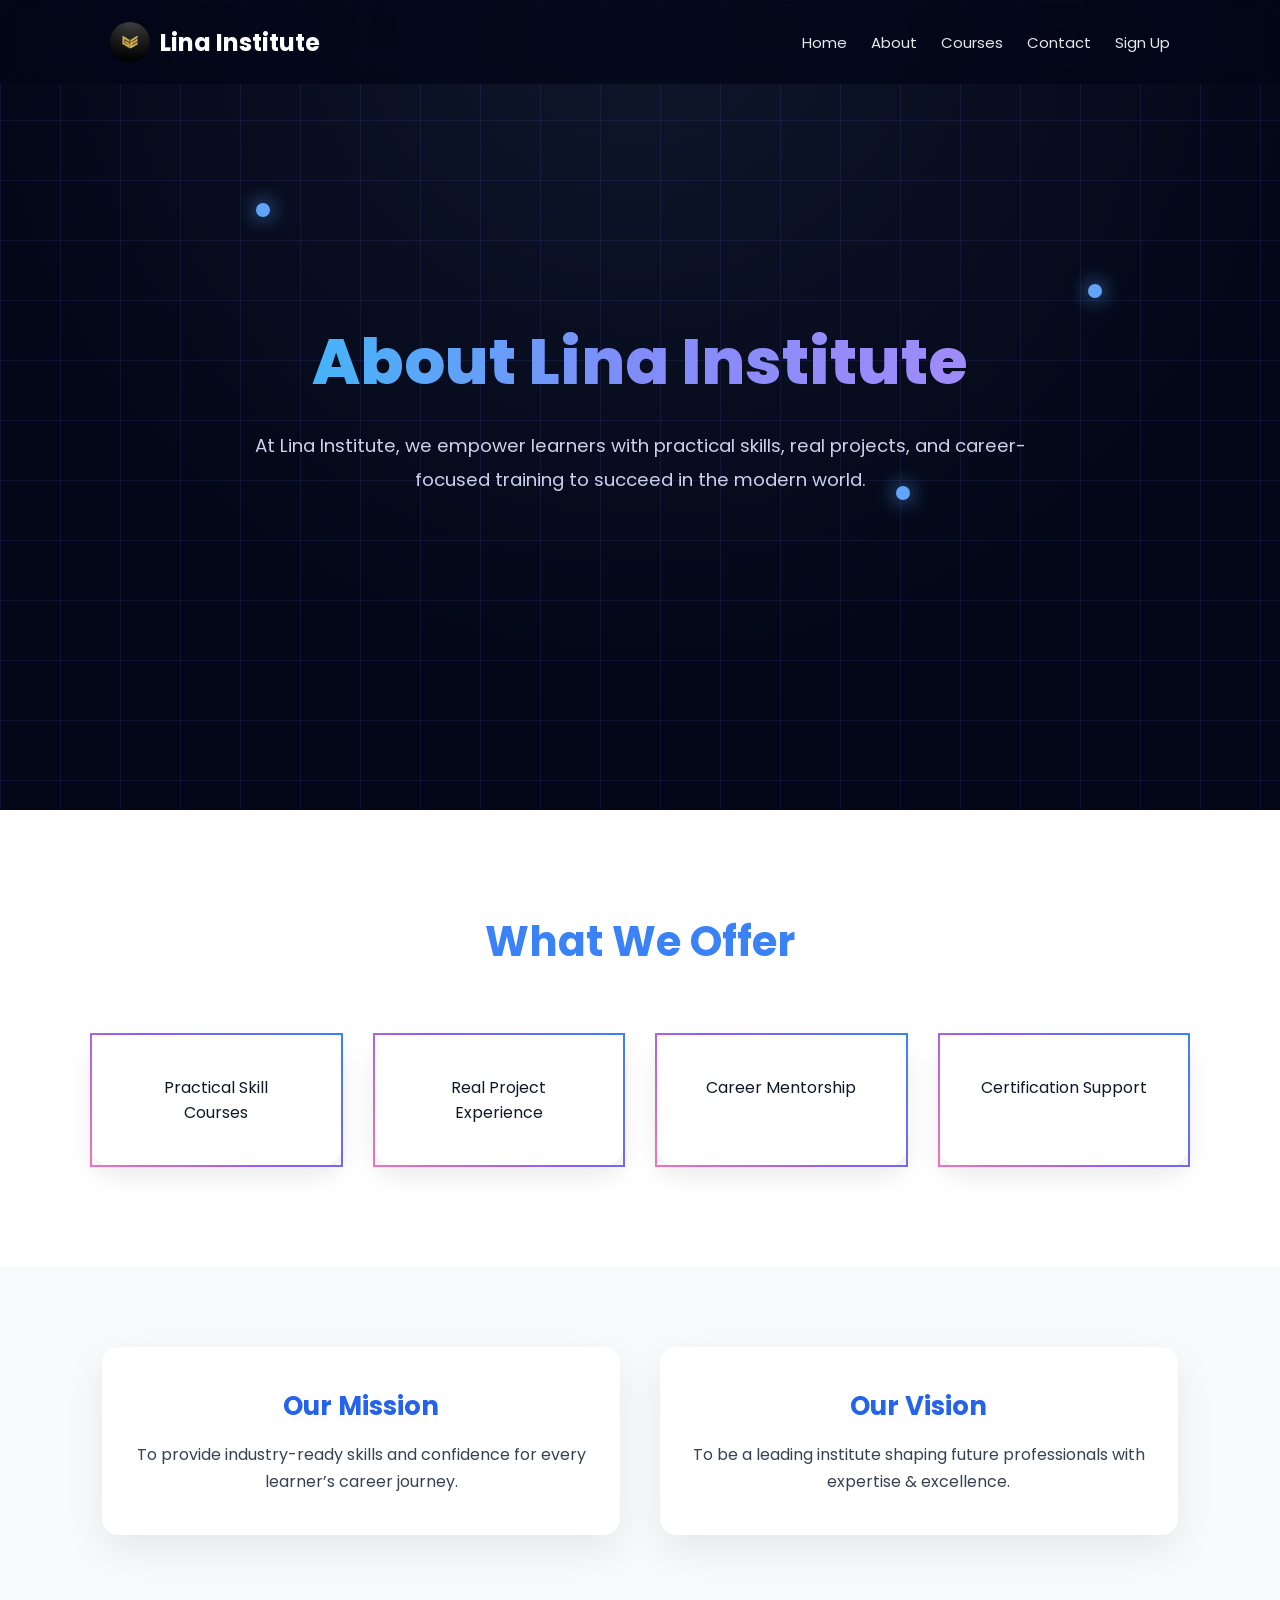
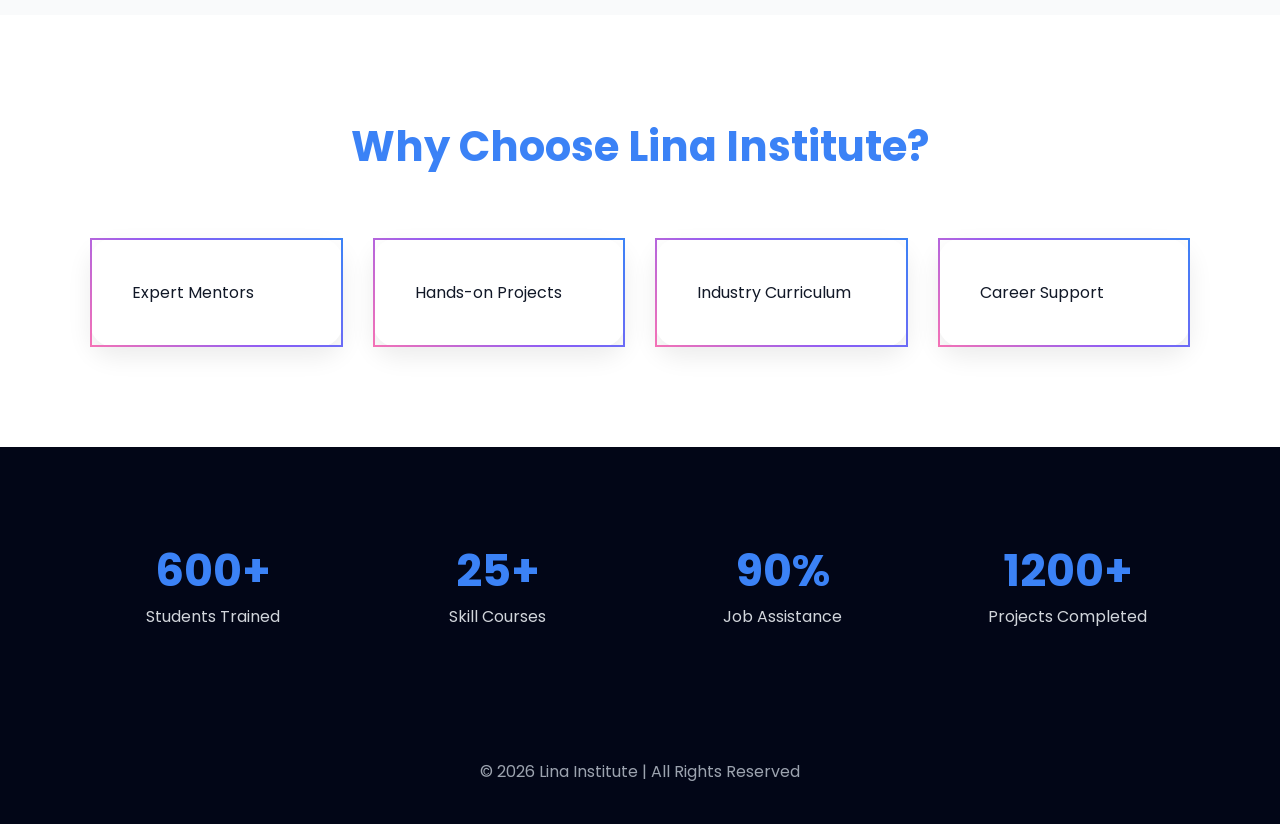
<file: about.html>
<!DOCTYPE html>
<html lang="en">
<head>
  <meta charset="UTF-8">
  <meta name="viewport" content="width=device-width, initial-scale=1.0">
  <title>About | Lina Institute</title>
  <link href="https://fonts.googleapis.com/css2?family=Poppins:wght@300;400;500;600;700&display=swap" rel="stylesheet">
  <link rel="stylesheet" href="about.css">
</head>
<body>
<header class="navbar">
  <div class="nav-container">

    <!-- LOGO -->
    <div class="logo">
      <img src="logo.png" alt="Lina Institute">
      <span>Lina Institute</span>
    </div>

    <!-- NAV LINKS -->
    <nav class="nav-links">
      <a href="index.html">Home</a>
      <a href="about.html">About</a>
      <a href="courses.html">Courses</a>
      <a href="contact.html">Contact</a>

      <!-- LOGIN / SIGNUP -->
      <span id="authLinks">
        <a href="signup.html">Sign Up</a>
      </span>

<!-- PROFILE -->
<div class="profile" id="profileBox" onclick="toggleProfileMenu()">
  <div class="avatar-circle" id="avatarCircle"></div>
  <span id="usernameDisplay"></span>
</div>

<div class="profile-menu" id="profileMenu">
  <a href="profile.html">View Profile</a>
  <button onclick="logout()">Logout</button>
</div>
    </nav>

  </div>
</header>


<!-- Hero About (Option 2) -->
<section class="hero about-hero option2">
  <div class="grid-bg"></div>

  <div class="hero-content">
    <h1>About Lina Institute</h1>
    <p>
      At Lina Institute, we empower learners with practical skills,
      real projects, and career-focused training to succeed in the modern world.
    </p>
  </div>

  <!-- Glow dots -->
  <span class="glow-dot d1"></span>
  <span class="glow-dot d2"></span>
  <span class="glow-dot d3"></span>
</section>




<!-- What We Offer -->
<section class="what-we-offer">
  <h2>What We Offer</h2>
  <div class="offer-grid">
    <div class="offer-card">Practical Skill Courses</div>
    <div class="offer-card">Real Project Experience</div>
    <div class="offer-card">Career Mentorship</div>
    <div class="offer-card">Certification Support</div>
  </div>
</section>

<!-- Mission & Vision -->
<section class="mv-section">
  <div class="mv-container">

    <div class="mv-box">
      <h3>Our Mission</h3>
      <p>
        To provide industry-ready skills and confidence for every learner’s career journey.
      </p>
    </div>

    <div class="mv-box">
      <h3>Our Vision</h3>
      <p>
        To be a leading institute shaping future professionals with expertise & excellence.
      </p>
    </div>

  </div>
</section>


<!-- Why Choose Us -->
<section class="why-choose-us">
  <h2 class="why-title">Why Choose Lina Institute?</h2>
  <div class="why-grid">
    <div class="offer-card">Expert Mentors</div>
    <div class="offer-card">Hands-on Projects</div>
    <div class="offer-card">Industry Curriculum</div>
    <div class="offer-card">Career Support</div>
  </div>
</section>

<!-- Stats -->
<section class="stats-section">
  <div class="stats-grid">
    <div class="stat">
      <h3>600+</h3>
      <p>Students Trained</p>
    </div>
    <div class="stat">
      <h3>25+</h3>
      <p>Skill Courses</p>
    </div>
    <div class="stat">
      <h3>90%</h3>
      <p>Job Assistance</p>
    </div>
    <div class="stat">
      <h3>1200+</h3>
      <p>Projects Completed</p>
    </div>
  </div>
</section>

<footer>
  <p>© 2026 Lina Institute | All Rights Reserved</p>
</footer>
<script>
function loginUser(user){
  // Hide signup link
  document.getElementById('authLinks').style.display = 'none';
  // Show profile box
  document.getElementById('profileBox').style.display = 'flex';
  // Display username

  // Avatar first letter
  const firstLetter = user.name.charAt(0).toUpperCase();
  document.getElementById("avatarCircle").innerText = firstLetter;
}

function logout(){
  localStorage.removeItem('loggedIn');
  document.getElementById('profileBox').style.display = 'none';
  document.getElementById('authLinks').style.display = 'inline';
  window.location.href = 'index.html';
}

document.addEventListener('DOMContentLoaded', ()=>{
  const loggedIn = localStorage.getItem('loggedIn');
  const storedUser = JSON.parse(localStorage.getItem('user'));

  if(loggedIn && storedUser){
    loginUser(storedUser);
  } else {
    document.getElementById('authLinks').style.display = 'inline';
    document.getElementById('profileBox').style.display = 'none';
  }
});

// ===== PROFILE DROPDOWN =====
function toggleProfileMenu(){
  const menu = document.getElementById("profileMenu");
  menu.style.display = menu.style.display === "block" ? "none" : "block";
}

// Close menu when clicking outside
document.addEventListener("click", function(e){
  const profile = document.getElementById("profileBox");
  if(profile && !profile.contains(e.target)){
    document.getElementById("profileMenu").style.display = "none";
  }
});
</script>

</body>
</html>
</file>
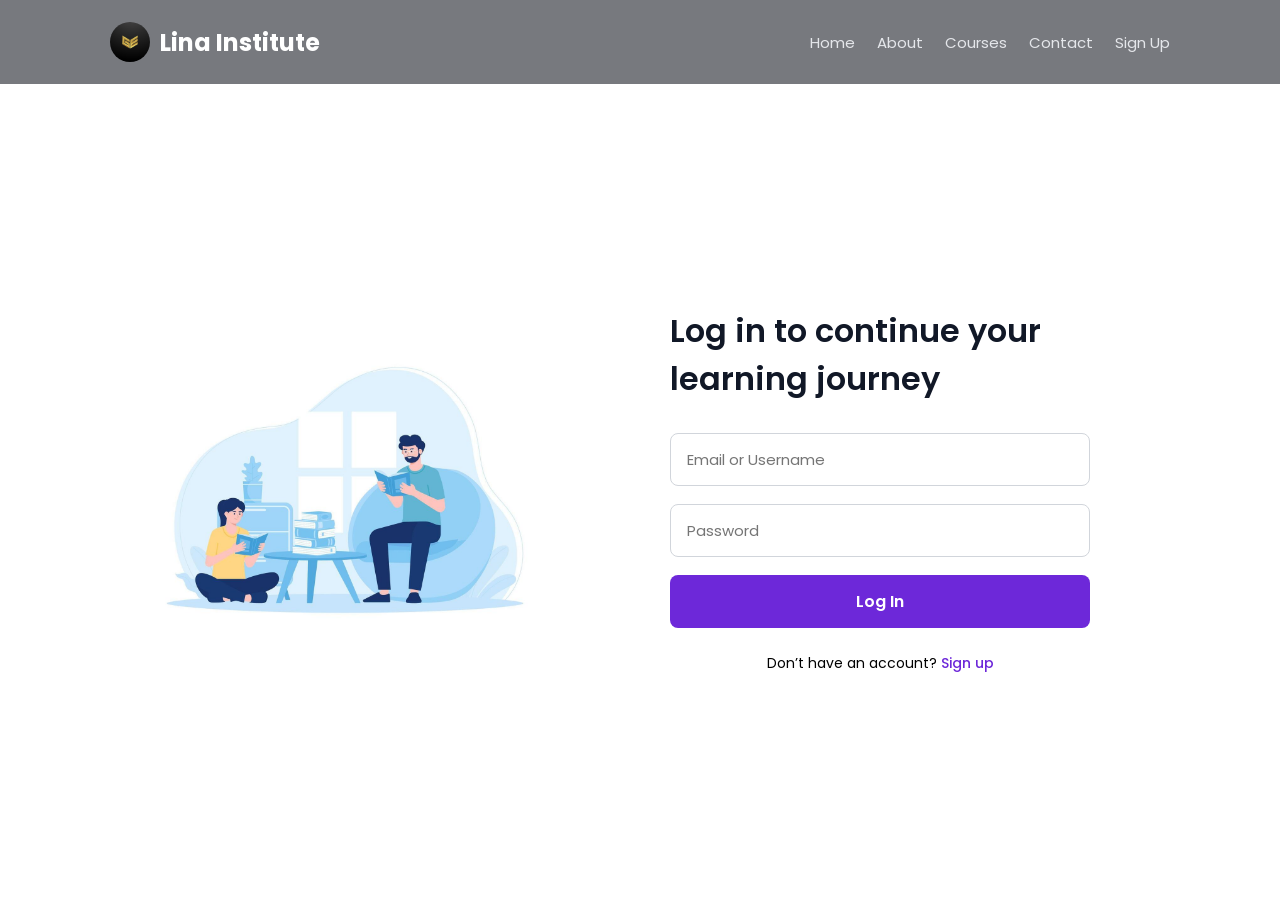
<file: auth.html>
<!DOCTYPE html>
<html lang="en">
<head>
<meta charset="UTF-8">
<title>Login | Lina Institute</title>
<meta name="viewport" content="width=device-width, initial-scale=1.0">

<link href="https://fonts.googleapis.com/css2?family=Poppins:wght@400;500;600&display=swap" rel="stylesheet">

<style>
*{
  margin:0;
  padding:0;
  box-sizing:border-box;
  font-family:'Poppins', sans-serif;
}

body{
  background:#ffffff;
  min-height:100vh;
  display:flex;
  align-items:center;
  justify-content:center;
}
.navbar{
  position:fixed;
  top:0;
  width:100%;
  z-index:1000;
      background:rgba(8,12,20,0.55);
  backdrop-filter: blur(14px);
}

.nav-container{
  padding: 22px 110px;
  display:flex;
  justify-content:space-between;
  align-items:center;
}

/* LOGO */
.logo{
  display:flex;
  align-items:center;
  gap:10px;
}
.logo img{
  width:40px;
  border-radius:50%;
}
.logo span {
  font-family: 'Poppins', sans-serif; /* or 'Montserrat', sans-serif */
  font-weight: 700;
  font-size: 24px; /* perfect size for header */
  color: #ffffff; /* white text */
}
/* LINKS */
.nav-links{
  display:flex;
  align-items:center;
  gap:22px;
}

.nav-links a{
  color:#e5e7eb;
  text-decoration:none;
  font-size:15px;
}
.nav-links a:hover{
  color:#3b82f6;
}

/* ================= PROFILE ================= */

.profile{
  display:none;                 /* login panna apram show */
  align-items:center;
  gap:10px;
}

.profile img{
  width:34px;
  height:34px;
  border-radius:50%;
  object-fit:cover;
  border:2px solid #3b82f6;
}

.profile span{
  color:#93c5fd;
  font-size:14px;
  font-weight:500;
}

.profile button{
  background:linear-gradient(135deg,#3b82f6,#6366f1);
  color:#fff;
  border:none;
  border-radius:6px;
  padding:4px 10px;
  font-size:13px;
  cursor:pointer;
}

.profile button:hover{
  opacity:0.9;
}



/* LOGIN / SIGNUP */
.auth-link{
  color:#3b82f6 !important;
  font-weight:600;
}

/* PAGE CONTENT TOP SPACE */
body{
  padding-top:80px;
}

/* RESPONSIVE */
@media(max-width:900px){
  .nav-links{
    display:none;
  }
}

/* ===== MAIN LAYOUT ===== */
.login-wrapper{
  width:100%;
  max-width:1200px;
  padding:40px;
  display:grid;
  grid-template-columns:1fr 1fr;
  gap:60px;
  align-items:center;
}

/* ===== LEFT IMAGE ===== */
.login-image{
  display:flex;
  justify-content:center;
  align-items:center;
}

.login-image img{
  width:100%;
  max-width:420px;
}

/* ===== RIGHT LOGIN BOX ===== */
.login-box{
  max-width:420px;
}

.login-box h1{
  font-size:2rem;
  font-weight:600;
  margin-bottom:30px;
  color:#111827;
}

/* INPUT */
.login-box input{
  width:100%;
  padding:14px 16px;
  font-size:15px;
  border-radius:8px;
  border:1px solid #d1d5db;
  outline:none;
  margin-bottom:18px;
}

.login-box input:focus{
  border-color:#6d28d9;
}

/* BUTTON */
.login-box button{
  width:100%;
  padding:14px;
  background:#6d28d9;
  color:#fff;
  border:none;
  border-radius:8px;
  font-size:16px;
  font-weight:600;
  cursor:pointer;
}

.login-box button:hover{
  background:#5b21b6;
}

/* SIGNUP */
.signup{
  margin-top:25px;
  text-align:center;
  font-size:14px;
}

.signup a{
  color:#6d28d9;
  font-weight:500;
  text-decoration:none;
}

/* ===== RESPONSIVE ===== */
@media(max-width:900px){
  .login-wrapper{
    grid-template-columns:1fr;
    gap:30px;
  }
  .login-image{
    display:none;
  }
}
</style>
</head>

<body>
<header class="navbar">
  <div class="nav-container">

    <!-- LOGO -->
    <div class="logo">
      <img src="logo.png" alt="Lina Institute">
      <span>Lina Institute</span>
    </div>

    <!-- NAV LINKS -->
    <nav class="nav-links">
      <a href="index.html">Home</a>
      <a href="about.html">About</a>
      <a href="courses.html">Courses</a>
      <a href="contact.html">Contact</a>

      <!-- LOGIN / SIGNUP -->
      <span id="authLinks">
        <a href="signup.html">Sign Up</a>
      </span>

      <!-- PROFILE -->
      <div id="profileBox" class="profile">
        <div class="avatar-circle" id="avatarCircle"></div>
        <span id="usernameDisplay"></span>
        <button onclick="logout()">Logout</button>
      </div>
    </nav>
  </div>
</header>

<div class="login-wrapper">

  <!-- LEFT ILLUSTRATION -->
  <div class="login-image">
    <img src="side1.jpg" alt="Learning Illustration">
  </div>

  <!-- RIGHT LOGIN -->
  <div class="login-box">
    <h1>Log in to continue your learning journey</h1>

    <input type="text" placeholder="Email or Username">
    <input type="password" placeholder="Password">

    <button onclick="login()">Log In</button>

    <div class="signup">
      Don’t have an account?
      <a href="signup.html">Sign up</a>
    </div>
  </div>


  </div>

</div>


<script>
function login(){
  // 1️⃣ Get input values
  const input = document.querySelector('input[placeholder="Email or Username"]').value;
  const password = document.querySelector('input[placeholder="Password"]').value;

  // 2️⃣ Validation
  if(input === "" || password === ""){
    alert("Please enter email/username and password");
    return;
  }

  // 3️⃣ Get stored user
  const storedUser = JSON.parse(localStorage.getItem("user"));

  if(!storedUser){
    alert("No account found. Please sign up first.");
    return;
  }

  // 4️⃣ Check match (email OR username + password)
  if((input === storedUser.email || input === storedUser.name) && password === storedUser.password){
    localStorage.setItem("loggedIn", "true");
      // ⭐ IMPORTANT — save full user object
  localStorage.setItem("user", JSON.stringify(storedUser));
    window.location.href = "index.html"; // redirect to home
  } else {
    alert("Invalid login details");
  }
}
</script>

</body>
</html>
</file>
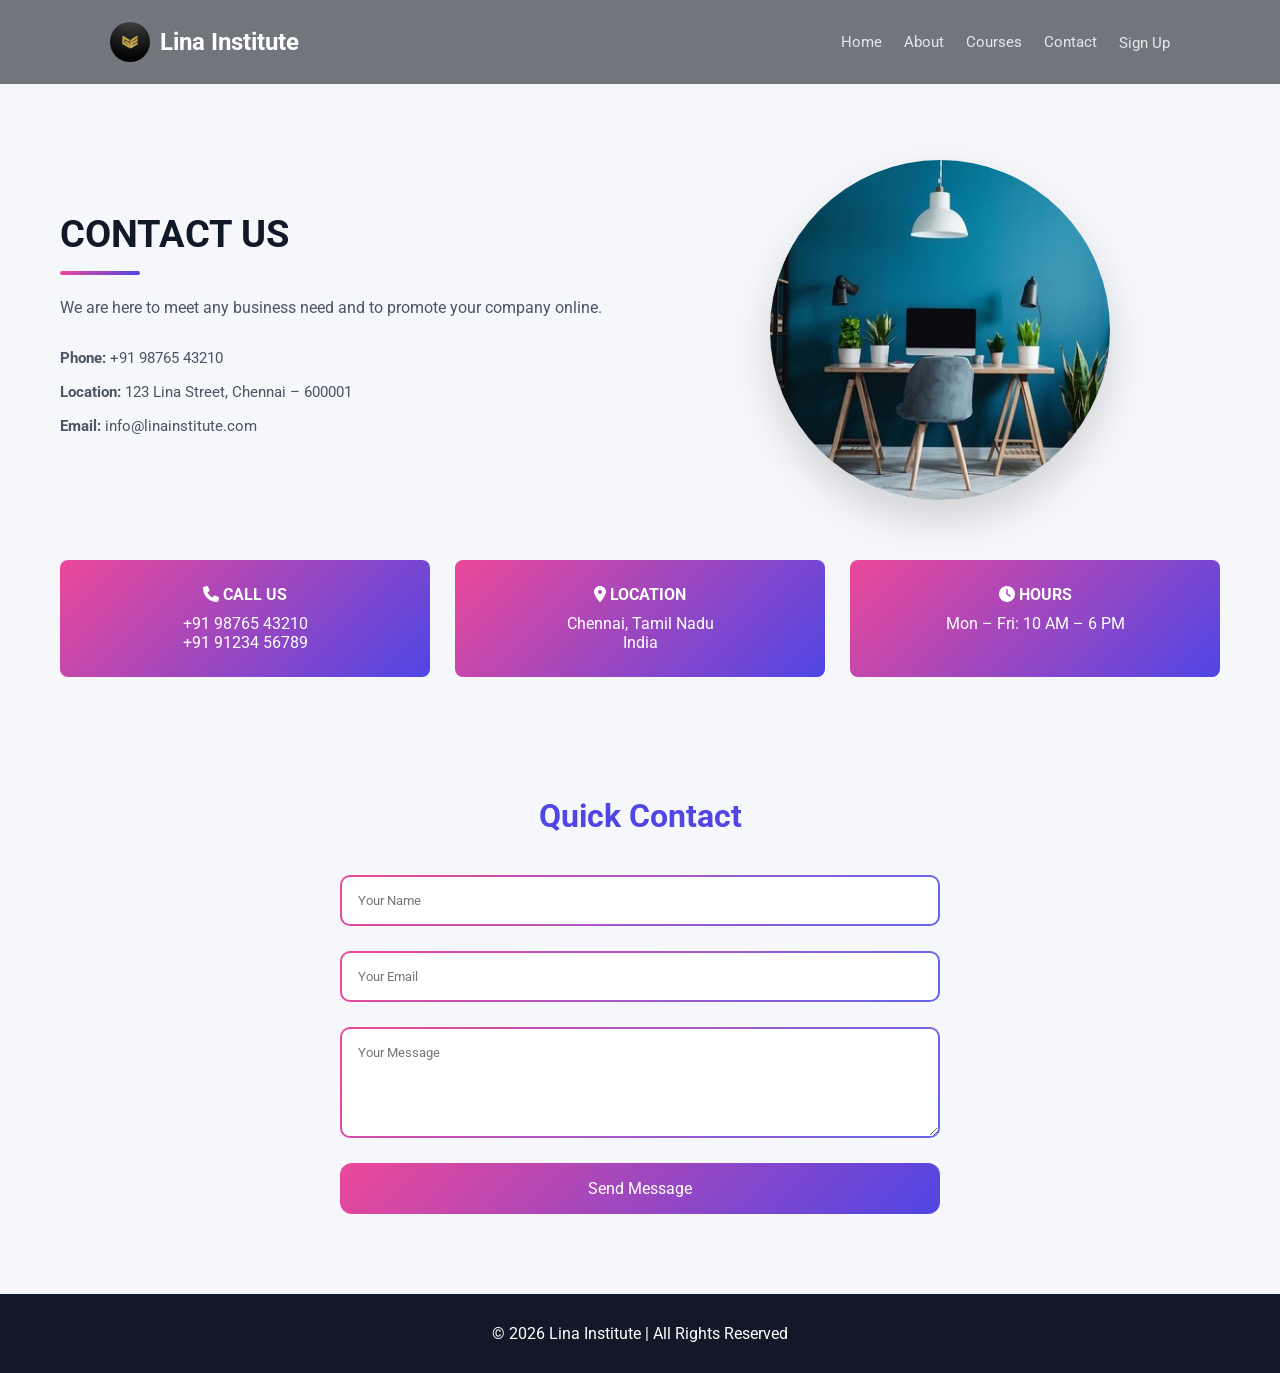
<file: contact.html>
<!DOCTYPE html>
<html lang="en">
<head>
<meta charset="UTF-8">
<meta name="viewport" content="width=device-width, initial-scale=1.0">
<title>Contact | Lina Institute</title>

<!-- Google Font -->
<link href="https://fonts.googleapis.com/css2?family=Roboto:wght@400;500;700&display=swap" rel="stylesheet">

<!-- Font Awesome -->
<link rel="stylesheet" href="https://cdnjs.cloudflare.com/ajax/libs/font-awesome/6.4.0/css/all.min.css"/>

<style>
/* ===== RESET ===== */
*{
  margin:0;
  padding:0;
  box-sizing:border-box;
  font-family:'Roboto', sans-serif;
}

body{
  background:#f5f7fb;
  color:#111827;
}

/* ===== NAVBAR ===== */
.navbar{
  position:fixed;
  top:0;
  width:100%;
  z-index:1000;
  background:rgba(8,12,20,0.55);
  backdrop-filter:blur(14px);
}

.nav-container{
  padding:22px 110px;
  display:flex;
  justify-content:space-between;
  align-items:center;
}

.logo{
  display:flex;
  align-items:center;
  gap:10px;
}

.logo img{
  width:40px;
  border-radius:50%;
}

.logo span{
  font-size:24px;
  font-weight:700;
  color:#fff;
}

.nav-links{
  display:flex;
  align-items:center;
  gap:22px;
}

.nav-links a{
  color:#e5e7eb;
  text-decoration:none;
  font-size:15px;
}

.nav-links a:hover{
  color:#3b82f6;
}

/* ===== PROFILE ===== */
.profile{
  position: relative;
  display: flex;
  align-items: center;
  cursor: pointer;
}

.avatar-circle {
  width: 34px;
  height: 34px;
  border-radius: 50%;
  background: linear-gradient(135deg, #3b82f6, #6366f1);
  color: white;
  cursor:pointer;
  font-weight: 600;
  font-size: 16px;
  display: flex;
  align-items: center;
  justify-content: center;
  border: 2px solid #fff;
  text-transform: uppercase;
}

.profile-menu{
  position: absolute;
  top: 45px;
  right: 0;
  background: #020617;
  border-radius: 10px;
  padding: 10px;
  display: none;
  min-width: 150px;
  box-shadow: 0 10px 25px rgba(0,0,0,0.4);
}


.profile-menu a,
.profile-menu button{
  display: block;
  width: 100%;
  padding: 10px;
  background: none;
  border: none;
  color: #e5e7eb;
  text-align: left;
  cursor: pointer;
  font-size: 14px;
}

.profile-menu a:hover,
.profile-menu button:hover{
  background: #1e293b;
  border-radius: 6px;
}
/* ===== CONTACT SECTION ===== */
.contact-wrapper{
  max-width:1200px;
  margin:140px auto 60px;
  padding:20px;
}

.contact-top{
  display:flex;
  align-items:center;
  justify-content:space-between;
  gap:40px;
}

.contact-left{
  flex:1;
}

.contact-left h1{
  font-size:38px;
  margin-bottom:15px;
}

.contact-left p{
  color:#4b5563;
  margin-bottom:25px;
  line-height:1.6;
}

.contact-details p{
  margin-bottom:10px;
  font-size:15px;
}

.contact-right{
  flex:1;
  display:flex;
  justify-content:center;
}

.contact-right img{
  width:340px;
  height:340px;
  border-radius:50%;
  object-fit:cover;
  box-shadow:0 20px 40px rgba(0,0,0,0.15);
}

.title-line{
  width: 80px;
  height: 4px;
  background: linear-gradient(135deg,#ec4899,#4f46e5);
  border-radius: 10px;
  margin: 12px 0 20px 0;
}


/* ===== BOTTOM BOXES ===== */
.contact-bottom{
  margin-top:60px;
  display:grid;
  grid-template-columns:repeat(3,1fr);
  gap:25px;
}

.contact-box{
    background:linear-gradient(135deg,#ec4899,#4f46e5);
   padding:25px;
  border-radius:8px;
    text-align:center;
  color:#ffffff; 
}

.contact-box h3{
  margin-bottom:10px;
  font-size:16px;
}

/* ===== SCROLL CONTACT FORM (NEW) ===== */
.contact-form-section{
  margin-top:120px;
  text-align:center;
}

.contact-form-section h2{
  font-size:32px;
  color:#4f46e5;
  margin-bottom:40px;
}

.contact-form{
  max-width:600px;
  margin:auto;
  display:flex;
  flex-direction:column;
  gap:25px;
}

.contact-form input,
.contact-form textarea{
  padding:16px;
  border-radius:10px;
  border:2px solid transparent;
  background:
    linear-gradient(#fff,#fff) padding-box,
    linear-gradient(135deg,#ec4899,#6366f1) border-box;
}

.contact-form button{
  padding:16px;
  border:none;
  border-radius:12px;
  background:linear-gradient(135deg,#ec4899,#4f46e5);
  color:#fff;
  font-size:16px;
  cursor:pointer;
}

/* ===== SCROLL ANIMATION ===== */
.reveal{
  opacity:0;
  transform:translateY(80px);
  transition:all 0.9s ease;
}

.reveal.active{
  opacity:1;
  transform:translateY(0);
}
/* ===== FOOTER ===== */
footer{
  text-align:center;
  padding:30px;
  background:#111827;
  color:#fff;
  margin-top:60px;
}

/* ===== RESPONSIVE ===== */
@media(max-width:900px){
  .nav-container{
    padding:20px;
  }

  .contact-top{
    flex-direction:column;
    text-align:center;
  }

  .contact-bottom{
    grid-template-columns:1fr;
  }
}
</style>
</head>

<body>

<!-- ===== NAVBAR ===== -->
<header class="navbar">
  <div class="nav-container">

    <div class="logo">
      <img src="logo.png" alt="Lina Institute">
      <span>Lina Institute</span>
    </div>

    <nav class="nav-links">
      <a href="index.html">Home</a>
      <a href="about.html">About</a>
      <a href="courses.html">Courses</a>
      <a href="contact.html">Contact</a>

      <span id="authLinks">
        <a href="signup.html">Sign Up</a>
      </span>

      <div class="profile" id="profileBox" onclick="toggleProfileMenu()">
        <div class="avatar-circle" id="avatarCircle"></div>
      </div>

      <div class="profile-menu" id="profileMenu">
        <a href="profile.html">View Profile</a>
        <button onclick="logout()">Logout</button>
      </div>
    </nav>

  </div>
</header>

<!-- ===== CONTACT CONTENT ===== -->
<section class="contact-wrapper">

  <div class="contact-top">

    <div class="contact-left">
      <h1>CONTACT US</h1>
      <div class="title-line"></div>
      <p>
        We are here to meet any business need and to promote your company online.
      </p>

      <div class="contact-details">
        <p><strong>Phone:</strong> +91 98765 43210</p>
        <p><strong>Location:</strong> 123 Lina Street, Chennai – 600001</p>
        <p><strong>Email:</strong> info@linainstitute.com</p>
      </div>
    </div>

    <div class="contact-right">
      <img src="cont.jpg" alt="Contact Office">
    </div>

  </div>

  <div class="contact-bottom">
    <div class="contact-box">
      <h3><i class="fas fa-phone"></i> CALL US</h3>
      <p>+91 98765 43210<br>+91 91234 56789</p>
    </div>

    <div class="contact-box">
      <h3><i class="fas fa-location-dot"></i> LOCATION</h3>
      <p>Chennai, Tamil Nadu<br>India</p>
    </div>

    <div class="contact-box">
      <h3><i class="fas fa-clock"></i> HOURS</h3>
      <p>Mon – Fri: 10 AM – 6 PM</p>
    </div>
  </div>

    <div class="contact-form-section reveal">
    <h2>Quick Contact</h2>
    <form class="contact-form" id="contactForm">
      <input type="text" placeholder="Your Name" required>
      <input type="email" placeholder="Your Email" required>
      <textarea rows="5" placeholder="Your Message"></textarea>
      <button type="submit">Send Message</button>
    </form>
  </div>

</section>

<!-- ===== FOOTER ===== -->
<footer>
  © 2026 Lina Institute | All Rights Reserved
</footer>

<script>
document.addEventListener("DOMContentLoaded", () => {

  const authLinks = document.getElementById("authLinks");
  const profileBox = document.getElementById("profileBox");
  const avatarCircle = document.getElementById("avatarCircle");

  const loggedIn = localStorage.getItem("loggedIn");
  const user = JSON.parse(localStorage.getItem("user"));

  if (loggedIn === "true" && user) {
    // Hide Sign Up
    authLinks.style.display = "none";

    // Show profile
    profileBox.style.display = "flex";
    avatarCircle.innerText = user.name.charAt(0).toUpperCase();
  } else {
    // Show Sign Up
    authLinks.style.display = "inline";

    // Hide profile
    profileBox.style.display = "none";
  }
});

// Login helper (optional – if you call manually)
function loginUser(user){
  localStorage.setItem("loggedIn", "true");
  localStorage.setItem("user", JSON.stringify(user));

  document.getElementById('authLinks').style.display = 'none';
  document.getElementById('profileBox').style.display = 'flex';
  document.getElementById('avatarCircle').innerText =
    user.name.charAt(0).toUpperCase();
}

// Toggle profile dropdown
function toggleProfileMenu(){
  const menu = document.getElementById('profileMenu');
  menu.style.display = menu.style.display === 'block' ? 'none' : 'block';
}

// Logout
function logout(){
  localStorage.removeItem('loggedIn');
  localStorage.removeItem('user');
  window.location.href = 'index.html';
}

// Close menu on outside click
document.addEventListener('click', e => {
  if (!e.target.closest('.profile')) {
    document.getElementById('profileMenu').style.display = 'none';
  }
});

const reveals=document.querySelectorAll(".reveal");
window.addEventListener("scroll",()=>{
  reveals.forEach(el=>{
    if(el.getBoundingClientRect().top < window.innerHeight-120){
      el.classList.add("active");
    }
     });
  });
</script>

<script>
document.getElementById("contactForm").addEventListener("submit", function(e){
  e.preventDefault(); // page reload aagathu

  alert("✅ Your message has been sent!");

  this.reset(); // form clear aagum
});
</script>

</body>
</html>
</file>
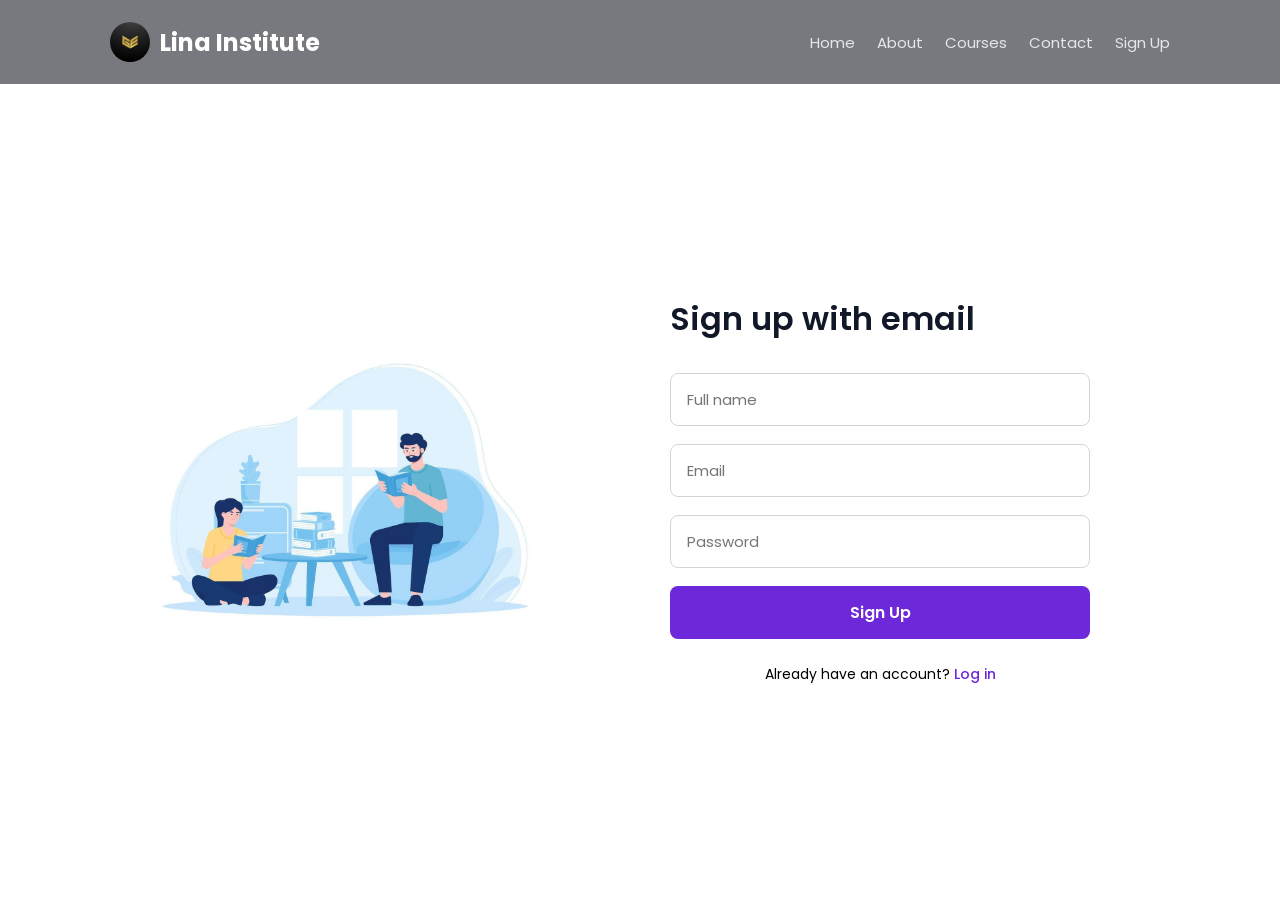
<file: signup.html>
<!DOCTYPE html>
<html lang="en">
<head>
<meta charset="UTF-8">
<title>Sign Up | Lina Institute</title>
<meta name="viewport" content="width=device-width, initial-scale=1.0">

<link href="https://fonts.googleapis.com/css2?family=Poppins:wght@400;500;600&display=swap" rel="stylesheet">

<style>
*{
  margin:0;
  padding:0;
  box-sizing:border-box;
  font-family:'Poppins', sans-serif;
}

body{
  background:#ffffff;
  min-height:100vh;
  display:flex;
  align-items:center;
  justify-content:center;
}
.navbar{
  position:fixed;
  top:0;
  width:100%;
  z-index:1000;
      background:rgba(8,12,20,0.55);
  backdrop-filter: blur(14px);
}

.nav-container{
  padding: 22px 110px;
  display:flex;
  justify-content:space-between;
  align-items:center;
}

/* LOGO */
.logo{
  display:flex;
  align-items:center;
  gap:10px;
}
.logo img{
  width:40px;
  border-radius:50%;
}
.logo span {
  font-family: 'Poppins', sans-serif; /* or 'Montserrat', sans-serif */
  font-weight: 700;
  font-size: 24px; /* perfect size for header */
  color: #ffffff; /* white text */
}

/* LINKS */
.nav-links{
  display:flex;
  align-items:center;
  gap:22px;
}

.nav-links a{
  color:#e5e7eb;
  text-decoration:none;
  font-size:15px;
}
.nav-links a:hover{
  color:#3b82f6;
}

/* ================= PROFILE ================= */
.profile{
  position: relative;
  display: flex;
  align-items: center;
  cursor: pointer;
}

.avatar-circle {
  width: 34px;
  height: 34px;
  border-radius: 50%;
  background: linear-gradient(135deg, #3b82f6, #6366f1);
  color: white;
  cursor:pointer;
  font-weight: 600;
  font-size: 16px;
  display: flex;
  align-items: center;
  justify-content: center;
  border: 2px solid #fff;
  text-transform: uppercase;
}

.profile-menu{
  position: absolute;
  top: 45px;
  right: 0;
  background: #020617;
  border-radius: 10px;
  padding: 10px;
  display: none;
  min-width: 150px;
  box-shadow: 0 10px 25px rgba(0,0,0,0.4);
}


.profile-menu a,
.profile-menu button{
  display: block;
  width: 100%;
  padding: 10px;
  background: none;
  border: none;
  color: #e5e7eb;
  text-align: left;
  cursor: pointer;
  font-size: 14px;
}

.profile-menu a:hover,
.profile-menu button:hover{
  background: #1e293b;
  border-radius: 6px;
}



/* LOGIN / SIGNUP */
.auth-link{
  color:#3b82f6 !important;
  font-weight:600;
}

/* PAGE CONTENT TOP SPACE */
body{
  padding-top:80px;
}

/* RESPONSIVE */
@media(max-width:900px){
  .nav-links{
    display:none;
  }
}


/* ===== WRAPPER ===== */
.signup-wrapper{
  width:100%;
  max-width:1200px;
  padding:40px;
  display:grid;
  grid-template-columns:1fr 1fr;
  gap:60px;
  align-items:center;
}

/* ===== LEFT IMAGE ===== */
.signup-image{
  display:flex;
  justify-content:center;
}

.signup-image img{
  width:100%;
  max-width:430px;
}

/* ===== SIGNUP BOX ===== */
.signup-box{
  max-width:420px;
}

.signup-box h1{
  font-size:2rem;
  font-weight:600;
  margin-bottom:30px;
  color:#111827;
}

/* INPUTS */
.signup-box input{
  width:100%;
  padding:14px 16px;
  font-size:15px;
  border-radius:8px;
  border:1px solid #d1d5db;
  outline:none;
  margin-bottom:18px;
}

.signup-box input:focus{
  border-color:#6d28d9;
}

/* BUTTON */
.signup-box button{
  width:100%;
  padding:14px;
  background:#6d28d9;
  color:#fff;
  border:none;
  border-radius:8px;
  font-size:16px;
  font-weight:600;
  cursor:pointer;
}

.signup-box button:hover{
  background:#5b21b6;
}

/* LOGIN LINK */
.login-link{
  margin-top:25px;
  text-align:center;
  font-size:14px;
}

.login-link a{
  color:#6d28d9;
  font-weight:500;
  text-decoration:none;
}

/* RESPONSIVE */
@media(max-width:900px){
  .signup-wrapper{
    grid-template-columns:1fr;
    gap:30px;
  }
  .signup-image{
    display:none;
  }
}
</style>
</head>

<body>
<header class="navbar">
  <div class="nav-container">

    <!-- LOGO -->
    <div class="logo">
      <img src="logo.png" alt="Lina Institute">
      <span>Lina Institute</span>
    </div>

    <!-- NAV LINKS -->
    <nav class="nav-links">
      <a href="index.html">Home</a>
      <a href="about.html">About</a>
      <a href="courses.html">Courses</a>
      <a href="contact.html">Contact</a>

      <!-- LOGIN / SIGNUP -->
      <span id="authLinks">
        <a href="signup.html">Sign Up</a>
      </span>

      <!-- PROFILE -->
<div class="profile" id="profileBox" onclick="toggleProfileMenu()" style="display:none;">
  <div class="avatar-circle" id="avatarCircle"></div>
</div>

<div class="profile-menu" id="profileMenu">
  <a href="profile.html">View Profile</a>
  <button onclick="logout()">Logout</button>
</div>

    </nav>

  </div>
</header>


<div class="signup-wrapper">

  <!-- LEFT IMAGE -->
  <div class="signup-image">
    <img src="side1.jpg" alt="Signup Illustration">
  </div>

  <!-- SIGNUP FORM -->
  <div class="signup-box">
    <h1>Sign up with email</h1>

    <input type="text" id="fullname" placeholder="Full name">
    <input type="email" id="email" placeholder="Email">
    <input type="password" id="password" placeholder="Password">
    <button onclick="signup()">Sign Up</button>
    <div class="login-link">
      Already have an account?
      <a href="auth.html">Log in</a>
    </div>
  </div>

</div>

<script>
function signup(){
  const fullname = document.getElementById('fullname').value;
  const email = document.getElementById('email').value;
  const password = document.getElementById('password').value;

  if(fullname === "" || email === "" || password === ""){
    alert("Please fill all fields");
    return;
  }

  const user = { name: fullname, email: email, password: password };
  localStorage.setItem("user", JSON.stringify(user));
  localStorage.setItem("loggedIn", "true");

  alert("Signup successful! Please log in.");
  window.location.href = "auth.html"; // redirect to login page
}

function logout(){
  localStorage.removeItem("loggedIn");
  document.getElementById("profileBox").style.display = "none";
  document.getElementById("authLinks").style.display = "inline";
  window.location.href = "index.html";
}

document.addEventListener('DOMContentLoaded', ()=>{
  const loggedIn = localStorage.getItem('loggedIn');
  const storedUser = JSON.parse(localStorage.getItem('user'));

  if(loggedIn && storedUser){
    document.getElementById("authLinks").style.display = "none";
    document.getElementById("profileBox").style.display = "flex";
    document.getElementById("avatarCircle").innerText =
  storedUser.name.charAt(0).toUpperCase();

  }
});

function toggleProfileMenu(){
  const menu = document.getElementById("profileMenu");
  menu.style.display = menu.style.display === "block" ? "none" : "block";
}

document.addEventListener("click", e => {
  if (!e.target.closest(".profile")) {
    document.getElementById("profileMenu").style.display = "none";
  }
});

</script>


</body>
</html>
</file>
<file: about.css>
/* ================= RESET ================= */
*{
  margin:0;
  padding:0;
  box-sizing:border-box;
  font-family:'Poppins', sans-serif;
}

body{
  background:#0b0f14;
  color:#ffffff;
  overflow-x:hidden;
}

/* ================= NAVBAR ================= */
.navbar{
  position:fixed;
  top:0;
  width:100%;
  z-index:1000;
  background:rgba(2,6,23,0.75);
  backdrop-filter:blur(10px);
}

.nav-container{
  padding:22px 110px;
  display:flex;
  justify-content:space-between;
  align-items:center;
}

.logo{
  display:flex;
  align-items:center;
  gap:10px;
}

.logo img{
  width:40px;
  height:40px;
  border-radius:50%;
}

.logo span{
  font-weight:700;
  font-size:24px;
  color:#ffffff;
}

.nav-links{
  display:flex;
  align-items:center;
  gap:24px;
}

.nav-links a{
  color:#e5e7eb;
  text-decoration:none;
  font-size:15px;
  transition:0.3s;
}

.nav-links a:hover{
  color:#3b82f6;
}

/* ================= PROFILE ================= */
.profile{
  position:relative;
  display:flex;
  align-items:center;
  cursor:pointer;
}

.avatar-circle{
  width:34px;
  height:34px;
  border-radius:50%;
  background:linear-gradient(135deg,#3b82f6,#6366f1);
  color:#fff;
  font-weight:600;
  display:flex;
  align-items:center;
  justify-content:center;
  border:2px solid #fff;
}

.profile-menu{
  position:absolute;
  top:48px;
  right:0;
  background:#020617;
  border-radius:12px;
  padding:8px;
  display:none;
  min-width:160px;
  box-shadow:0 12px 30px rgba(0,0,0,0.5);
}

.profile-menu a,
.profile-menu button{
  display:block;
  width:100%;
  padding:10px 12px;
  background:none;
  border:none;
  color:#e5e7eb;
  text-align:left;
  cursor:pointer;
  border-radius:8px;
}

.profile-menu a:hover,
.profile-menu button:hover{
  background:#1e293b;
}

/* ===== ABOUT HERO BACKGROUND UI (OPTION 1) ===== */
/* ===== OPTION 2 : TECH GRID BACKGROUND ===== */
.about-hero.option2 {
  position: relative;
  min-height: 90vh;
  display: flex;
  align-items: center;
  justify-content: center;
  text-align: center;
  overflow: hidden;
  background: radial-gradient(circle at top, #0f172a, #020617 70%);
}

/* ===== GRID BACKGROUND ===== */
.grid-bg {
  position: absolute;
  inset: 0;
  background-image:
    linear-gradient(rgba(99,102,241,0.12) 1px, transparent 1px),
    linear-gradient(90deg, rgba(99,102,241,0.12) 1px, transparent 1px);
  background-size: 60px 60px;
  animation: gridMove 20s linear infinite;
  z-index: 1;
}

@keyframes gridMove {
  from { transform: translateY(0); }
  to { transform: translateY(60px); }
}

/* ===== HERO CONTENT ===== */
.about-hero.option2 .hero-content {
  position: relative;
  z-index: 2;
  max-width: 850px;
  padding: 40px 20px;
}

/* Heading */
.about-hero.option2 h1 {
  font-size: clamp(2.8rem, 5vw, 4.2rem);
  font-weight: 800;
  background: linear-gradient(90deg, #38bdf8, #818cf8, #a78bfa);
  -webkit-background-clip: text;
  -webkit-text-fill-color: transparent;
  margin-bottom: 20px;
}

/* Paragraph */
.about-hero.option2 p {
  font-size: 1.15rem;
  line-height: 1.8;
  color: #e0e7ff;
  opacity: 0.9;
}

/* ===== GLOW DOTS ===== */
.glow-dot {
  position: absolute;
  width: 14px;
  height: 14px;
  border-radius: 50%;
  background: #60a5fa;
  box-shadow: 0 0 20px #60a5fa;
  animation: floatDot 6s ease-in-out infinite;
  z-index: 2;
}

.d1 { top: 25%; left: 20%; animation-delay: 0s; }
.d2 { top: 60%; left: 70%; animation-delay: 2s; }
.d3 { top: 35%; left: 85%; animation-delay: 4s; }

@keyframes floatDot {
  0%,100% { transform: translateY(0); opacity: 0.6; }
  50% { transform: translateY(-20px); opacity: 1; }
}



/* ================= WHAT WE OFFER ================= */
.what-we-offer{
  padding:100px 20px;
  background:#ffffff;
  color:#111827;
  text-align:center;
}

.what-we-offer h2{
  font-size:2.6rem;
  margin-bottom:60px;
  color:#3b82f6;
}

.offer-grid{
  max-width:1100px;
  margin:auto;
  display:grid;
  grid-template-columns:repeat(auto-fit,minmax(230px,1fr));
  gap:30px;
}

.offer-card{
  background:#fff;
  padding:40px;
  border-radius:24px;
  border:2px solid transparent;
  border-image:linear-gradient(45deg,#f472b6,#8b5cf6,#3b82f6) 1;
  box-shadow:0 10px 25px rgba(0,0,0,0.08);
  transition:0.4s;
}

.offer-card:hover{
  transform:translateY(-10px) scale(1.03);
  box-shadow:0 16px 35px rgba(59,130,246,0.25);
}

/* ================= MISSION & VISION ================= */
/* ================= MISSION & VISION ================= */
.mv-section{
  background:#f9fafb;
  padding:80px 8%;
}

.mv-container{
  display:grid;
  grid-template-columns:repeat(auto-fit,minmax(280px,1fr));
  gap:40px;
}

.mv-box{
  background:#ffffff;
  padding:40px 30px;
  border-radius:16px;
  box-shadow:0 15px 40px rgba(0,0,0,0.08);
  text-align:center;
  transition:transform 0.3s ease, box-shadow 0.3s ease;
}

.mv-box:hover{
  transform:translateY(-8px);
  box-shadow:0 25px 60px rgba(0,0,0,0.12);
}

.mv-box h3{
  font-size:26px;
  color:#2563eb;
  margin-bottom:15px;
}

.mv-box p{
  font-size:16px;
  color:#374151;
  line-height:1.7;
}


/* FIX WHY CHOOSE US CONTENT */
.why-choose-us{
  padding:100px 20px;
  background:#ffffff;
  color:#111827;
}

.why-grid{
  max-width:1100px;
  margin:auto;
  display:grid;
  grid-template-columns:repeat(auto-fit,minmax(230px,1fr));
  gap:30px;
}

.why-title{
  text-align:center;
  font-size:2.6rem;
  margin-bottom:60px;
  color:#3b82f6;
}

/* ================= STATS ================= */
.stats-section{
  padding:90px 20px;
  background:#020617;
}

.stats-grid{
  max-width:1100px;
  margin:auto;
  display:grid;
  grid-template-columns:repeat(auto-fit,minmax(200px,1fr));
  gap:40px;
  text-align:center;
}

.stat h3{
  font-size:2.8rem;
  color:#3b82f6;
}

.stat p{
  color:#d1d5db;
}

/* ================= FOOTER ================= */
footer{
  background:#020617;
  padding:40px 20px;
  text-align:center;
  color:#9ca3af;
}

/* ================= RESPONSIVE ================= */
@media(max-width:900px){
  .nav-container{
    padding:18px 20px;
  }
  .hero-content h1{
    font-size:2.4rem;
  }
}
</file>
